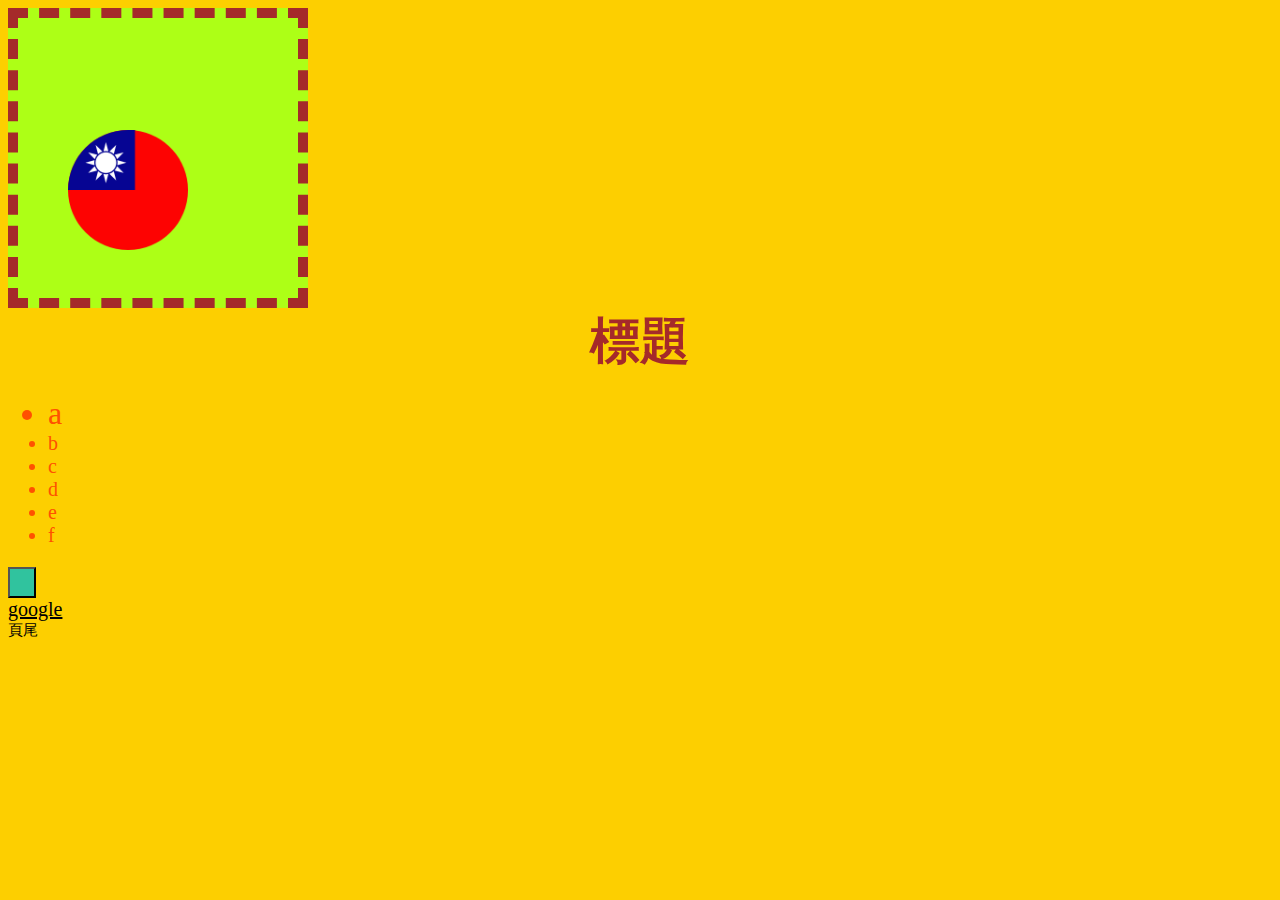
<file: 0324/index.html>
<!DOCTYPE html>
<html lang="en">
<head>
    <meta charset="UTF-8">
    <meta name="viewport" content="width=device-width, initial-scale=1.0">
    <title>test</title>
    <link rel="stylesheet" href="css/style.css">
    <link rel="stylesheet" href="scss/style.css">
    <style>
        header{
            color: rgb(255, 81, 0);
        }
    </style>
</head>
<body>
    <div>
        <header class="wrapper">
            <div id="logo">
                <a href="https://google.com" target="_blank"><img src="img/logo.png" alt="taiwan"></a>
            </div>
            <h1 class="title">標題</h1>
            <nav>
                <ul>
                    <li style="font-size: 2rem;">a</li>
                    <li>b</li>
                    <li>c</li>
                    <li>d</li>
                    <li>e</li>
                    <li>f</li>
                </ul>
            </nav>
        </header>
        <div>
            <input type="button" class="btn">
            <section>
                <a href="https://google.com" target="_blank">google</a>
            </section>

        </div>
        <footer>
            頁尾
        </footer>
    </div>
</body>
</html>
</file>
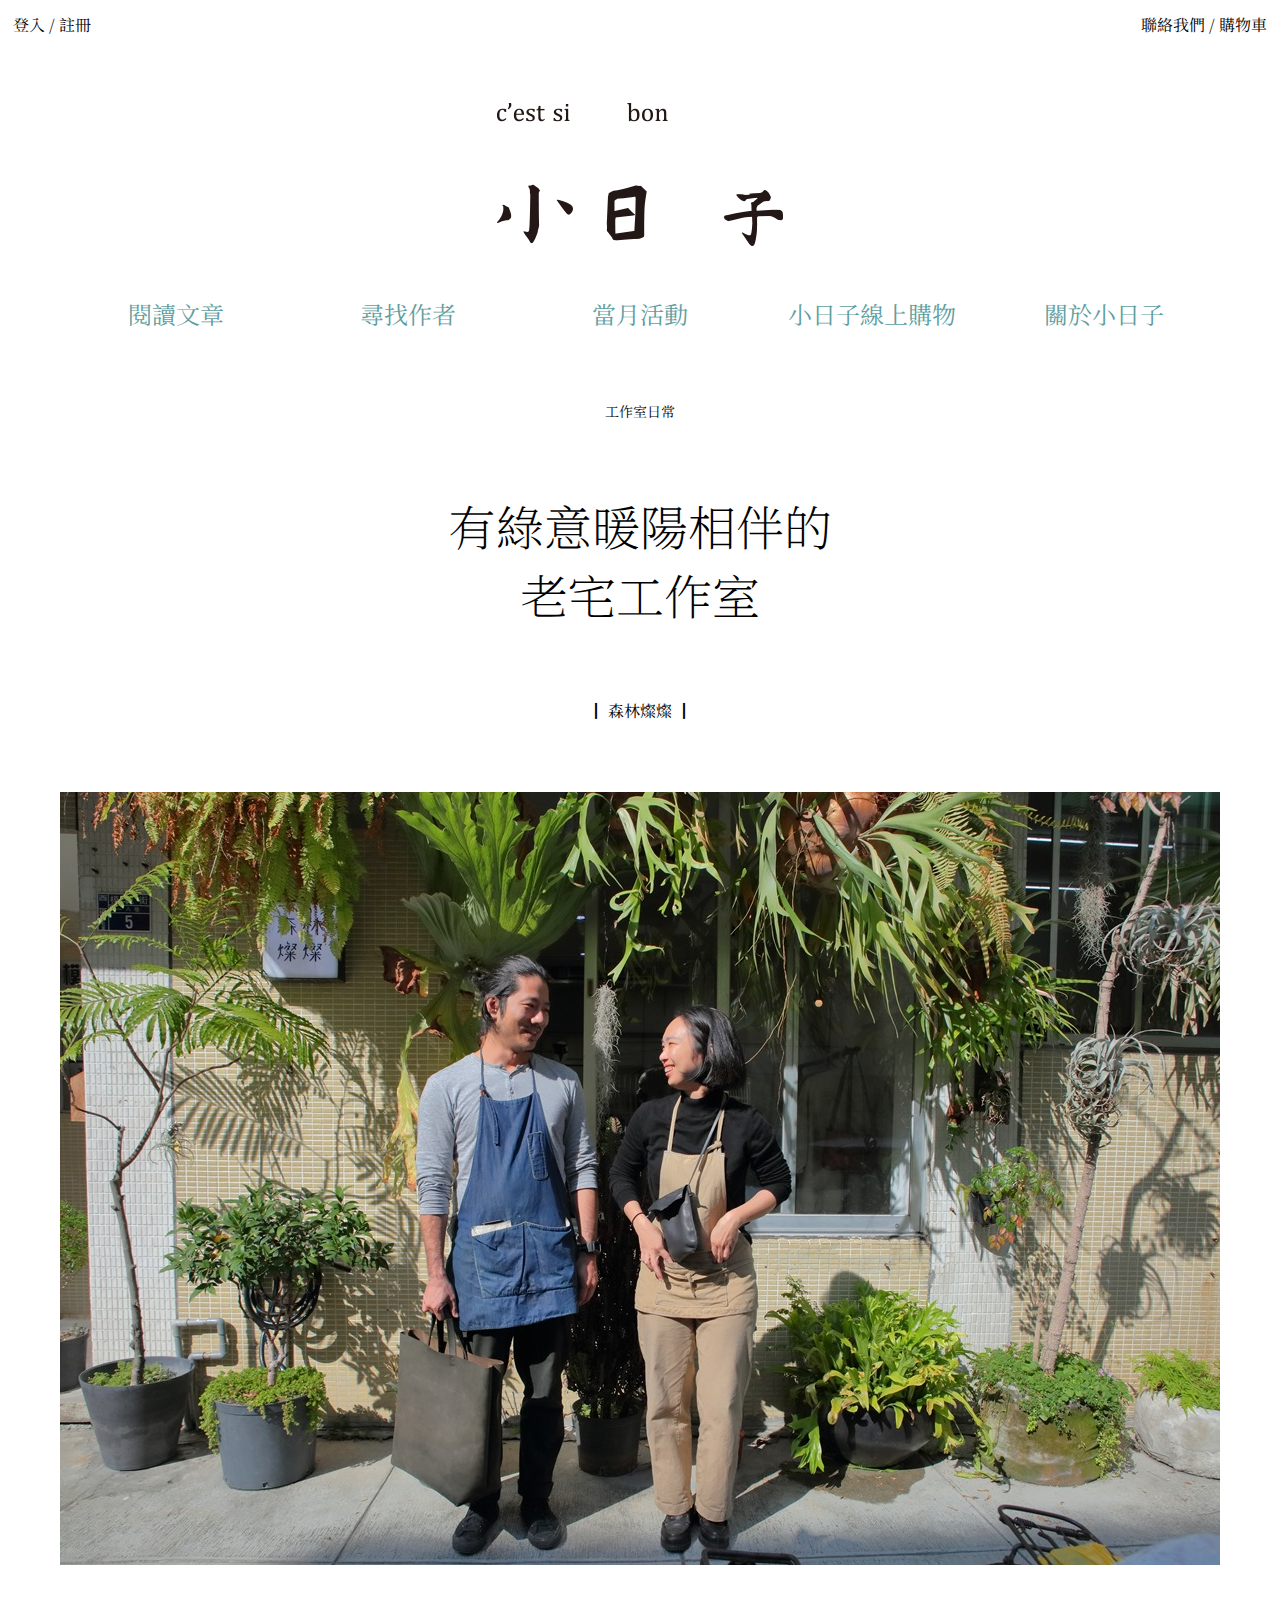
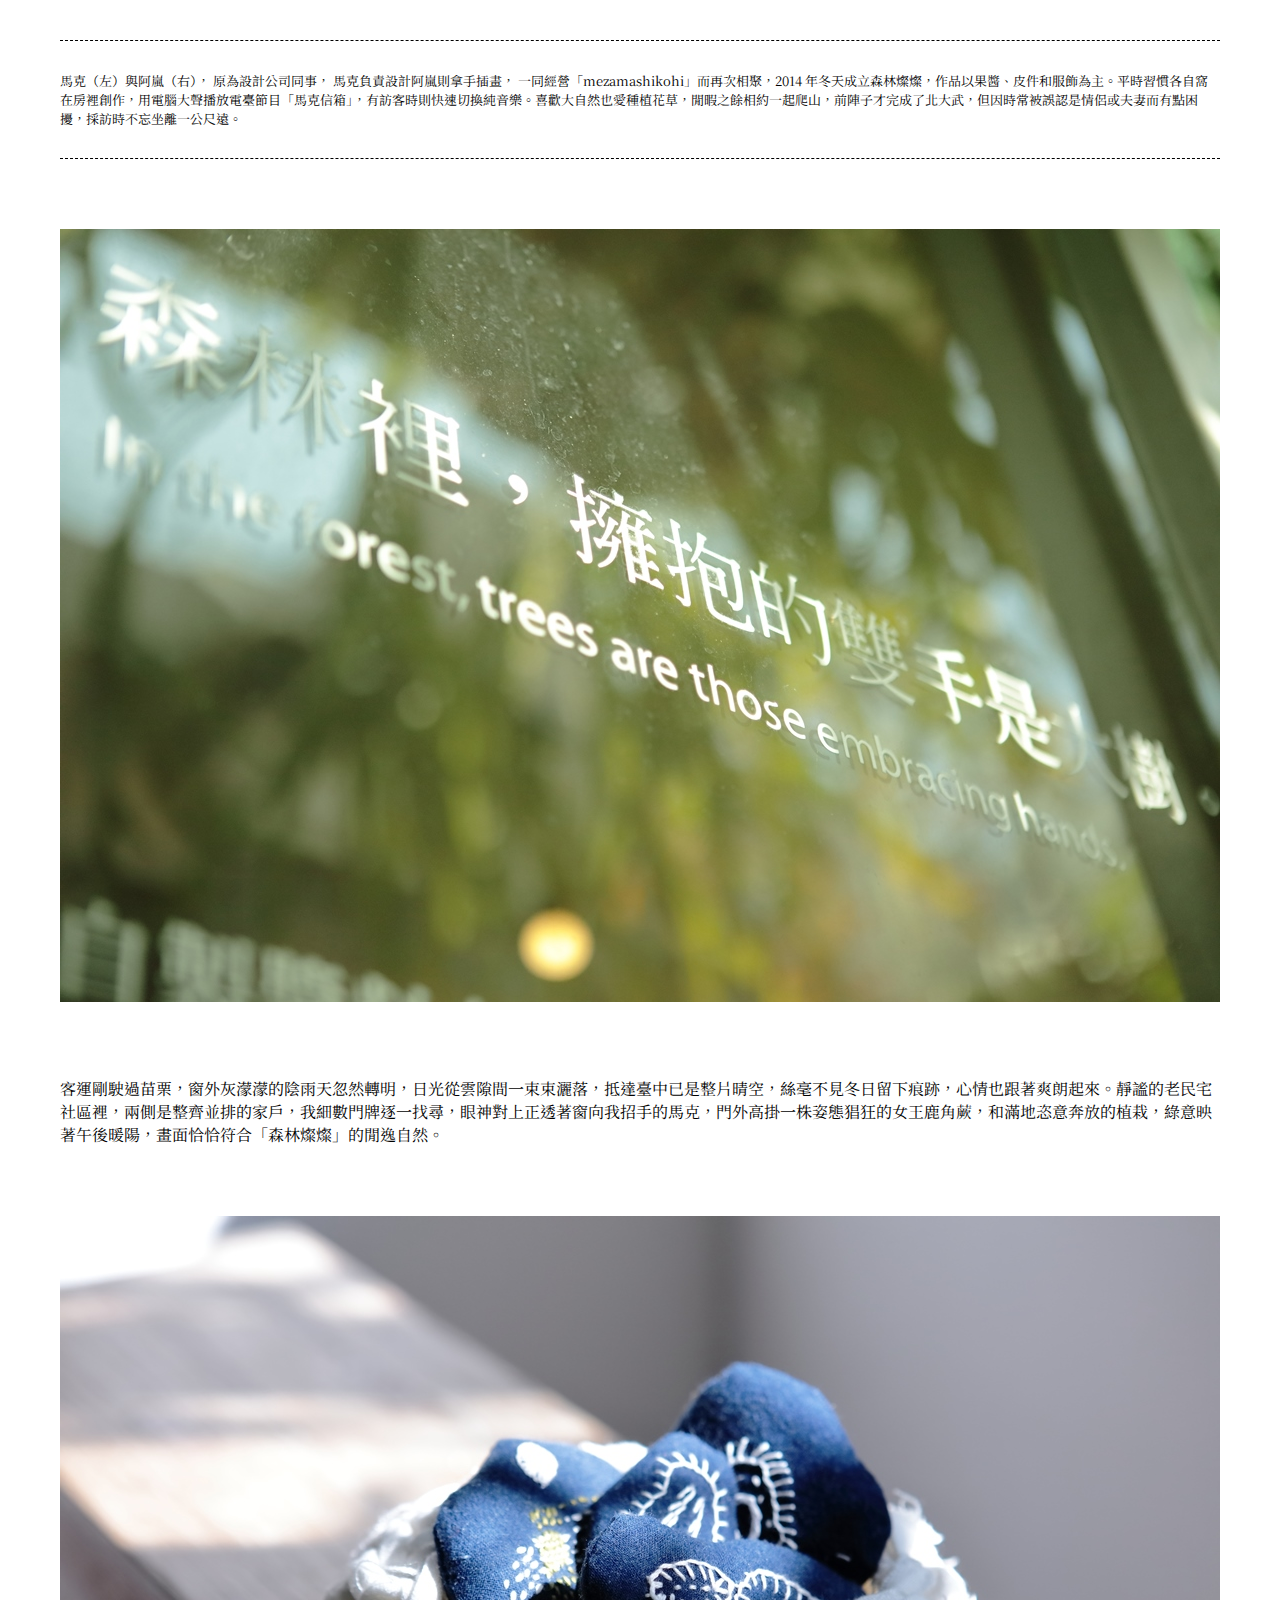
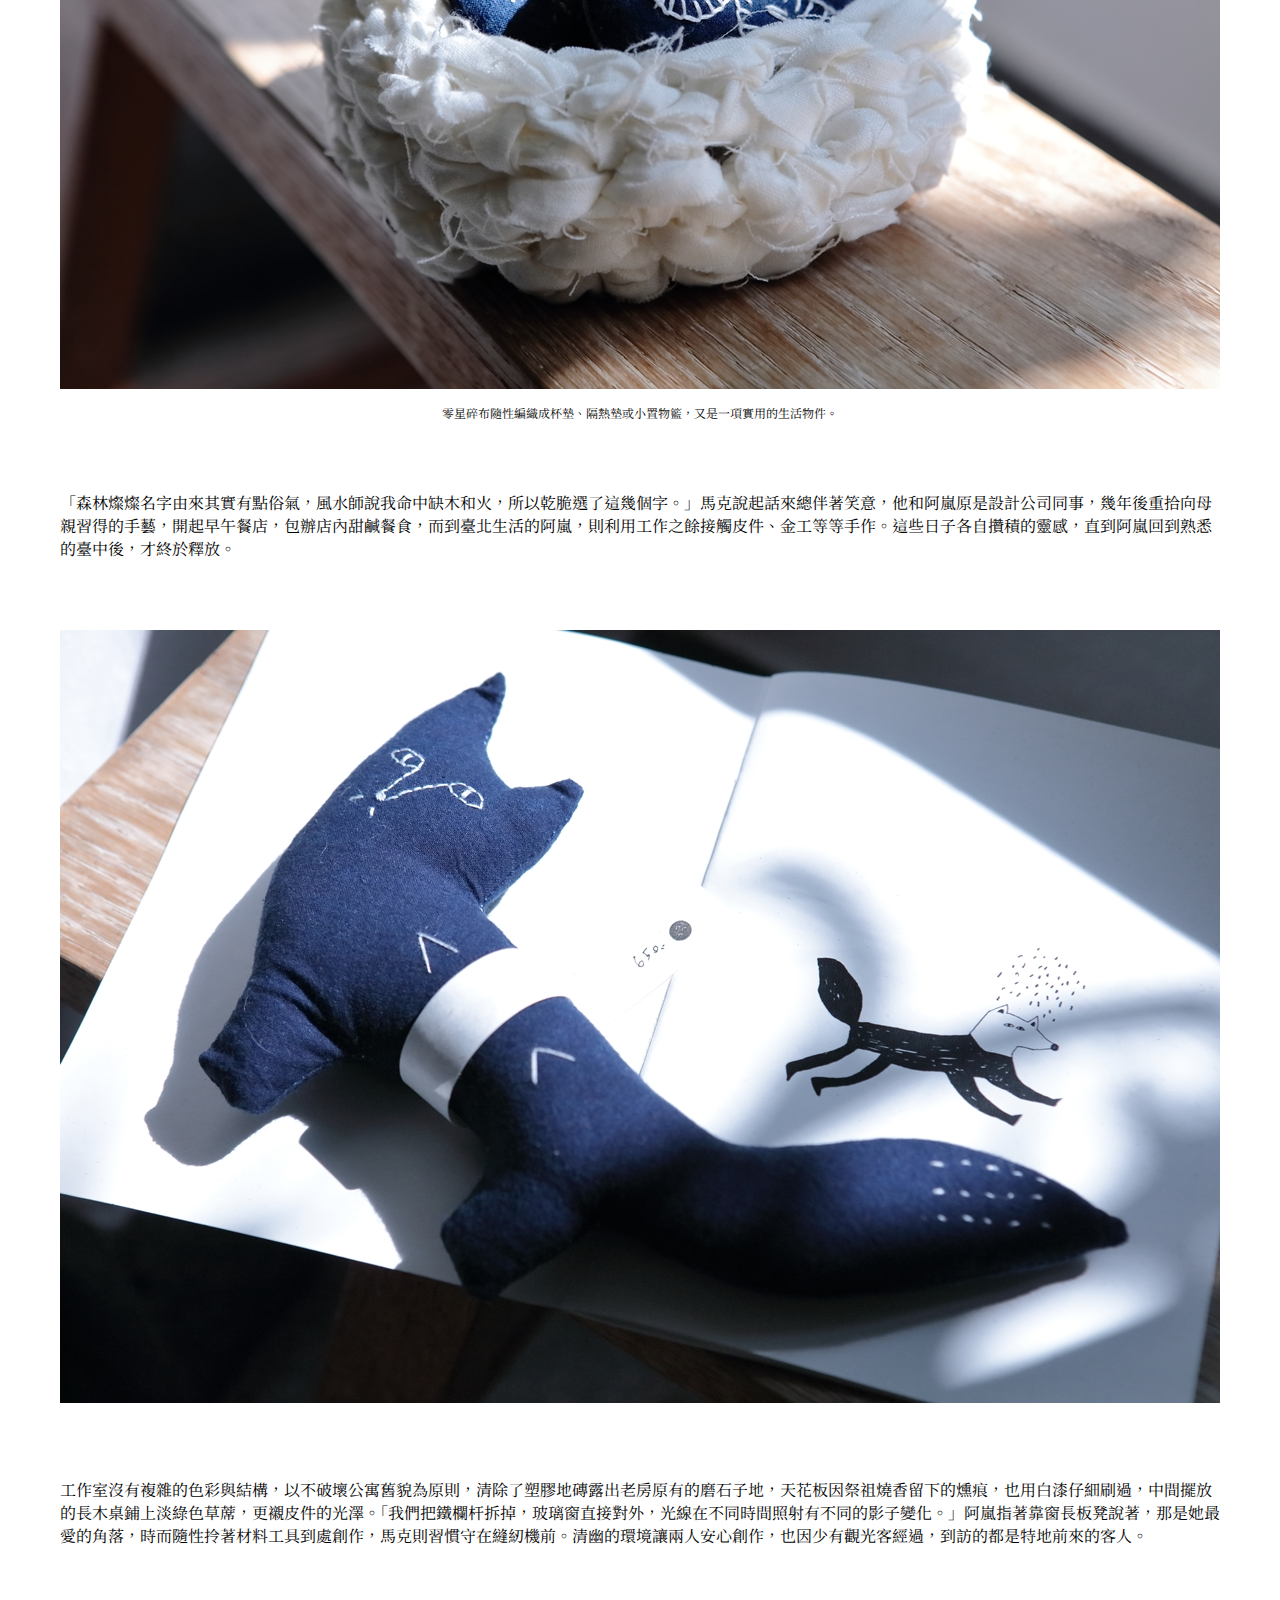
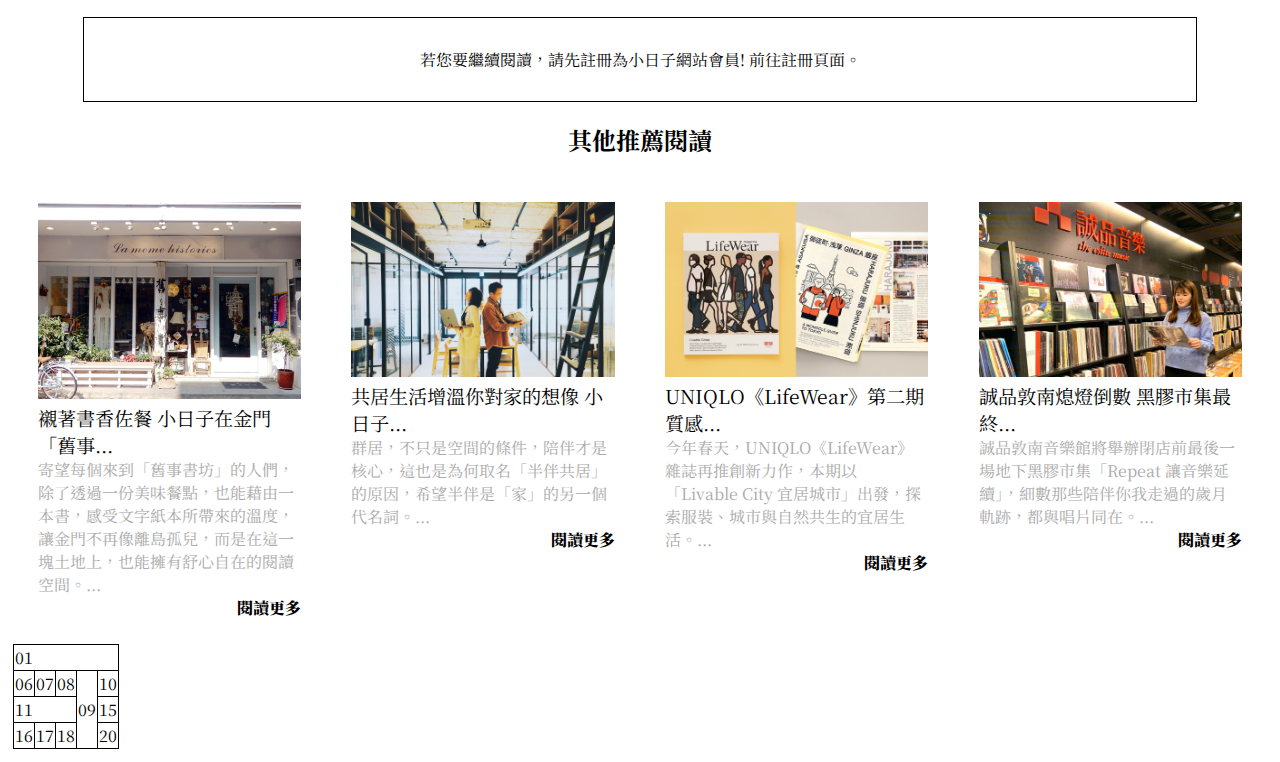
<file: 0326/index.html>
<!DOCTYPE html>
<html lang="en">
<head>
    <meta charset="UTF-8">
    <meta name="viewport" content="width=device-width, initial-scale=1.0">
    <title>0326</title>
    <link href="https://fonts.googleapis.com/css?family=Noto+Serif+TC&display=swap" rel="stylesheet">
    <link rel="stylesheet" href="css/style.css">
</head>
<body>
    <div class="top_bar">
        <div class="left">
            <a href="#">登入</a> / <a href="#">註冊</a>
        </div>
        <div class="right">
            <a href="#">聯絡我們</a> / <a href="#">購物車</a>
        </div>
    </div>
    <div class="content">
        <h1 class="logo">
            <img src="img/logo.png" alt="小日子">
        </h1>
        <nav>
            <ul>
                <li><a href="#">閱讀文章</a></li>
                <li><a href="#">尋找作者</a></li>
                <li><a href="#">當月活動</a></li>
                <li><a href="#">小日子線上購物</a></li>
                <li><a href="#">關於小日子</a></li>
            </ul>
        </nav>
        <div style="clear:both"></div>
        <p class="small-title title"><strong>工作室日常</strong></p>
        <h1 class="title">有綠意暖陽相伴的<br>老宅工作室</h1>
        <p  class="title"><strong>┃ 森林燦燦 ┃</strong></p>
        <div class="img-div"><img src="img/1.jpg"></div>
        <div class="block-line block"><p>馬克（左）與阿嵐（右）， 原為設計公司同事， 馬克負責設計阿嵐則拿手插畫， 一同經營「mezamashikohi」而再次相聚，2014 年冬天成立森林燦燦，作品以果醬、皮件和服飾為主。平時習慣各自窩在房裡創作，用電腦大聲播放電臺節目「馬克信箱」，有訪客時則快速切換純音樂。喜歡大自然也愛種植花草，閒暇之餘相約一起爬山，前陣子才完成了北大武，但因時常被誤認是情侶或夫妻而有點困擾，採訪時不忘坐離一公尺遠。</p></div>
        <div  class="img-div"><img src="img/2.jpg"></div>
        <div class="block"><p>客運剛駛過苗栗，窗外灰濛濛的陰雨天忽然轉明，日光從雲隙間一束束灑落，抵達臺中已是整片晴空，絲毫不見冬日留下痕跡，心情也跟著爽朗起來。靜謐的老民宅社區裡，兩側是整齊並排的家戶，我細數門牌逐一找尋，眼神對上正透著窗向我招手的馬克，門外高掛一株姿態猖狂的女王鹿角蕨，和滿地恣意奔放的植栽，綠意映著午後暖陽，畫面恰恰符合「森林燦燦」的閒逸自然。</p></div>
        <div  class="img-div"><img src="img/3.jpg"><p class="mark">零星碎布隨性編織成杯墊、隔熱墊或小置物籃，又是一項實用的生活物件。</p></div>
        <div class="block"><p>「森林燦燦名字由來其實有點俗氣，風水師說我命中缺木和火，所以乾脆選了這幾個字。」馬克說起話來總伴著笑意，他和阿嵐原是設計公司同事，幾年後重拾向母親習得的手藝，開起早午餐店，包辦店內甜鹹餐食，而到臺北生活的阿嵐，則利用工作之餘接觸皮件、金工等等手作。這些日子各自攢積的靈感，直到阿嵐回到熟悉的臺中後，才終於釋放。</p></div>
        <div  class="img-div"><img src="img/4.jpg"></div>
        <div class="block"><p>工作室沒有複雜的色彩與結構，以不破壞公寓舊貌為原則，清除了塑膠地磚露出老房原有的磨石子地，天花板因祭祖燒香留下的燻痕，也用白漆仔細刷過，中間擺放的長木桌鋪上淡綠色草蓆，更襯皮件的光澤。「我們把鐵欄杆拆掉，玻璃窗直接對外，光線在不同時間照射有不同的影子變化。」阿嵐指著靠窗長板凳說著，那是她最愛的角落，時而隨性拎著材料工具到處創作，馬克則習慣守在縫紉機前。清幽的環境讓兩人安心創作，也因少有觀光客經過，到訪的都是特地前來的客人。</p></div>
        <div class="bottom-text"><p>若您要繼續閱讀，請先註冊為小日子網站會員! 前往註冊頁面。</p></div>
    </div> 
    <div class="other">
        <h2 class="">其他推薦閱讀</h1>
        <div class="box-col4">
            <div class="box_img"><img src="img/box1.jpg"></div>
            <div class="box_title">襯著書香佐餐 小日子在金門「舊事...</div>
            <div class="box_text">寄望每個來到「舊事書坊」的人們，除了透過一份美味餐點，也能藉由一本書，感受文字紙本所帶來的溫度，讓金門不再像離島孤兒，而是在這一塊土地上，也能擁有舒心自在的閱讀空間。...</div>
            <div class="box_more">閱讀更多</div>
        </div>
        <div class="box-col4">
            <div class="box_img"><img src="img/box2.jpg"></div>
            <div class="box_title">共居生活增溫你對家的想像 小日子...</div>
            <div class="box_text">群居，不只是空間的條件，陪伴才是核心，這也是為何取名「半伴共居」的原因，希望半伴是「家」的另一個代名詞。...</div>
            <div class="box_more">閱讀更多</div>
        </div>
        <div class="box-col4">
            <div class="box_img"><img src="img/box3.jpg"></div>
            <div class="box_title">UNIQLO《LifeWear》第二期質感...</div>
            <div class="box_text">今年春天，UNIQLO《LifeWear》雜誌再推創新力作，本期以「Livable City 宜居城市」出發，探索服裝、城市與自然共生的宜居生活。...</div>
            <div class="box_more">閱讀更多</div>
        </div>
        <div class="box-col4">
            <div class="box_img"><img src="img/box4.jpg"></div>
            <div class="box_title">誠品敦南熄燈倒數 黑膠市集最終...</div>
            <div class="box_text">誠品敦南音樂館將舉辦閉店前最後一場地下黑膠市集「Repeat 讓音樂延續」，細數那些陪伴你我走過的歲月軌跡，都與唱片同在。...</div>
            <div class="box_more">閱讀更多</div>
        </div>
    </div>
    <div style="clear:both"></div>
    <div class="tabl">
        <table>
            <tr>
                <td colspan="5">01</td>
            </tr>
            <tr>
                <td>06</td>
                <td>07</td>
                <td>08</td>
                <td rowspan="3">09</td>
                <td>10</td>
            </tr>
            <tr>
                <td colspan="3">11</td>
                <td>15</td>
            </tr>
            <tr>
                <td>16</td>
                <td>17</td>
                <td>18</td>
                <td>20</td>
            </tr>
        </table>
    </div>   
</body>
</html>
</file>
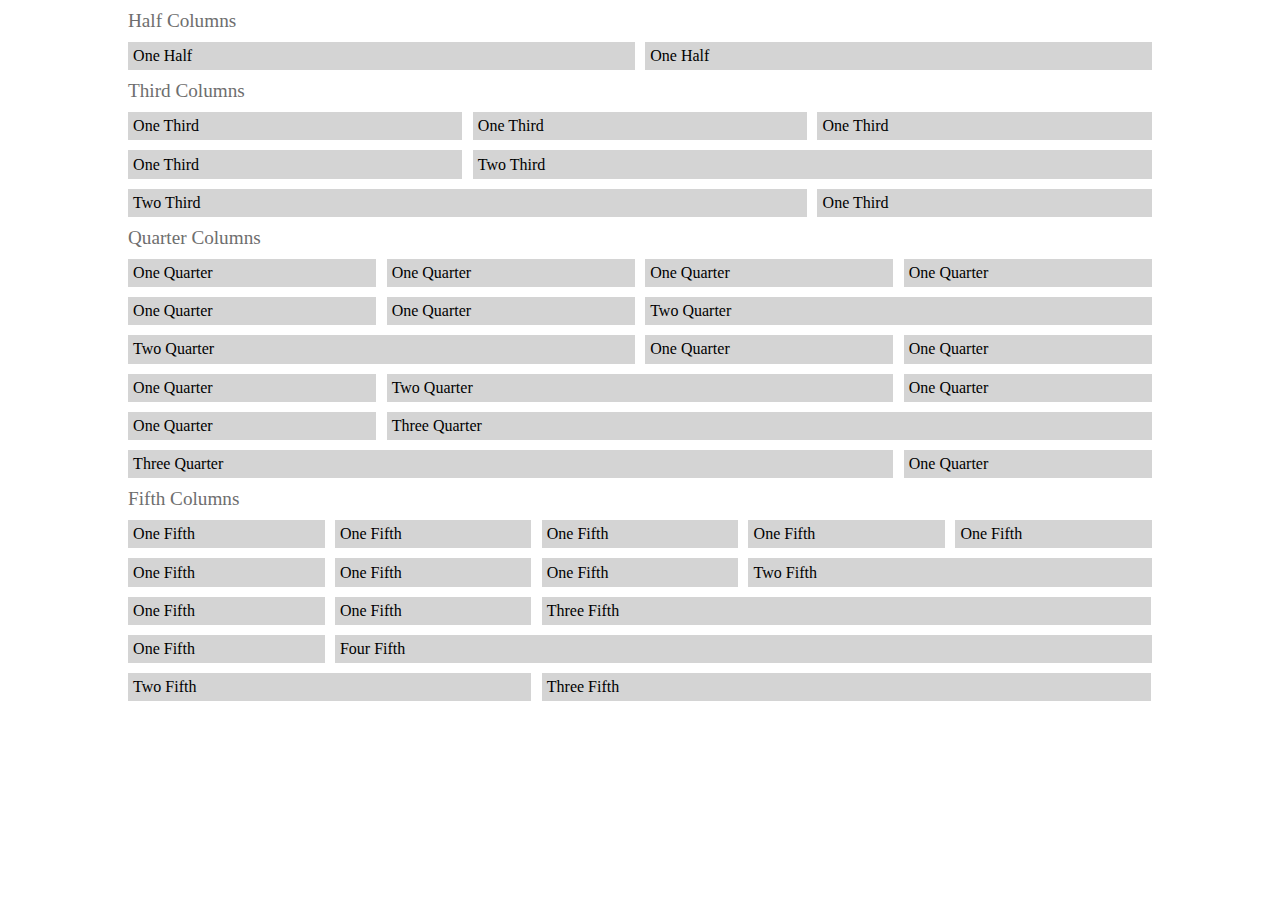
<file: 0326homwork/index.html>
<!DOCTYPE html>
<html lang="en">

<head>
    <meta charset="UTF-8">
    <meta name="viewport" content="width=device-width, initial-scale=1.0">
    <title>Document</title>
    <style>
        body{
            margin: 0;
            padding: 0;
        }
        .container{
            width: 80%;
            margin: auto;
            text-align: center;
        }
        .block>div{
            text-align: left;
            margin: 10px 0;
        }
        .title{
            font-size: 1.2rem;
            text-align: left;
            color: rgb(110, 110, 110);

        }
        div>.box:first-child{
            margin-left: 0;
        }
        .box{
            background:#d4d4d4;
            color: #000;
            margin-left: 1%;
            float: left;
            padding: 0.5%;
            box-sizing: border-box;
        }
        .width20{
            width: 19.2%;
        }
        .width25{
            width: 24.25%;
        }
        .width33{
            width: 32.666%;
        }
        .width40{
            width: 39.4%;
        }
        .width50{
            width: 49.5%;
        }
        .width60{
            width: 59.5%;
        }
        .width66{
            width: 66.333%;
        }
        .width75{
            width: 74.75%;
        }
        .width80{
            width: 79.8%;
        }
        .clear{
            clear: both;
        }

    </style>
</head>

<body>
    <div class="container">
        <div class="block">
            <div class="title">Half Columns</div>
            <div>
                <div class="box width50">One Half </div>
                <div class="box width50">One Half </div>
                <div class="clear"></div>
            </div>
        </div>
        <div class="block">
            <div class="title">Third Columns</div>
            <div>
                <div class="box width33">One Third </div>
                <div class="box width33">One Third </div>
                <div class="box width33">One Third </div>
                <div class="clear"></div>
            </div>
            <div>
                <div class="box width33">One Third </div>
                <div class="box width66">Two Third </div>
                <div class="clear"></div>
            </div>
            <div>
                <div class="box width66">Two Third </div>
                <div class="box width33">One Third </div>
                <div class="clear"></div>
            </div>
        </div>
        <div class="block">
            <div class="title">Quarter Columns</div>
            <div>
                <div class="box width25">One Quarter</div>
                <div class="box width25">One Quarter</div>
                <div class="box width25">One Quarter</div>
                <div class="box width25">One Quarter</div>
                <div class="clear"></div>
            </div>
            <div>
                <div class="box width25">One Quarter</div>
                <div class="box width25">One Quarter</div>
                <div class="box width50">Two Quarter</div>
                <div class="clear"></div>
            </div>
            <div>
                <div class="box width50">Two Quarter</div>
                <div class="box width25">One Quarter</div>
                <div class="box width25">One Quarter</div>
                <div class="clear"></div>
            </div>
            <div>
                <div class="box width25">One Quarter</div>
                <div class="box width50">Two Quarter</div>
                <div class="box width25">One Quarter</div>
                <div class="clear"></div>
            </div>
            <div>
                <div class="box width25">One Quarter</div>
                <div class="box width75">Three Quarter</div>
                <div class="clear"></div>
            </div>
            <div>
                <div class="box width75">Three Quarter</div>
                <div class="box width25">One Quarter</div>
                <div class="clear"></div>
            </div>
        </div>
        <div class="block">
            <div class="title">Fifth Columns</div>
            <div>
                <div class="box width20">One Fifth</div>
                <div class="box width20">One Fifth</div>
                <div class="box width20">One Fifth</div>
                <div class="box width20">One Fifth</div>
                <div class="box width20">One Fifth</div>
                <div class="clear"></div>
            </div>
            <div>
                <div class="box width20">One Fifth</div>
                <div class="box width20">One Fifth</div>
                <div class="box width20">One Fifth</div>
                <div class="box width40">Two Fifth</div>
                <div class="clear"></div>
            </div>
            <div>
                <div class="box width20">One Fifth</div>
                <div class="box width20">One Fifth</div>
                <div class="box width60">Three Fifth</div>
                <div class="clear"></div>
            </div>
            <div>
                <div class="box width20">One Fifth</div>
                <div class="box width80">Four Fifth</div>
                <div class="clear"></div>
            </div>
            <div>
                <div class="box width40">Two Fifth</div>
                <div class="box width60">Three Fifth</div>
                <div class="clear"></div>
            </div>
        </div>
    </div>
    </div>


</body>

</html>
</file>
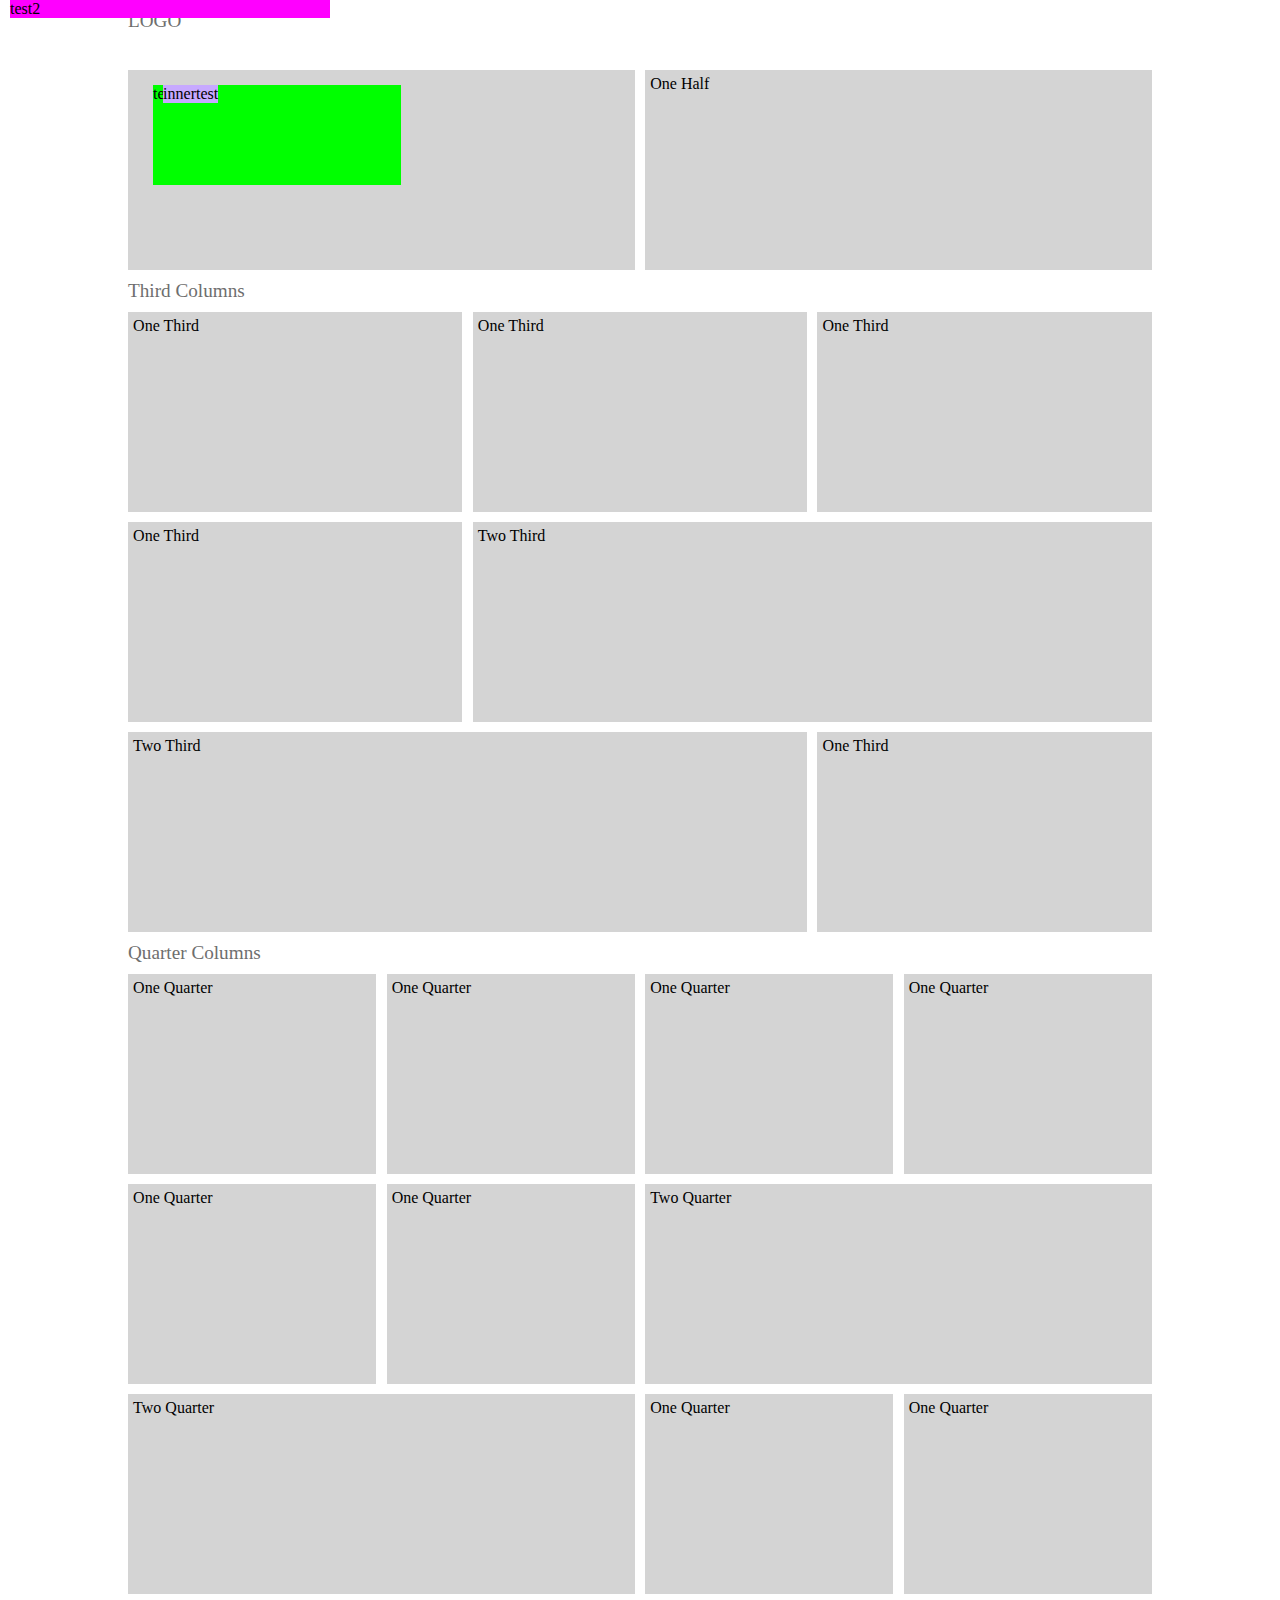
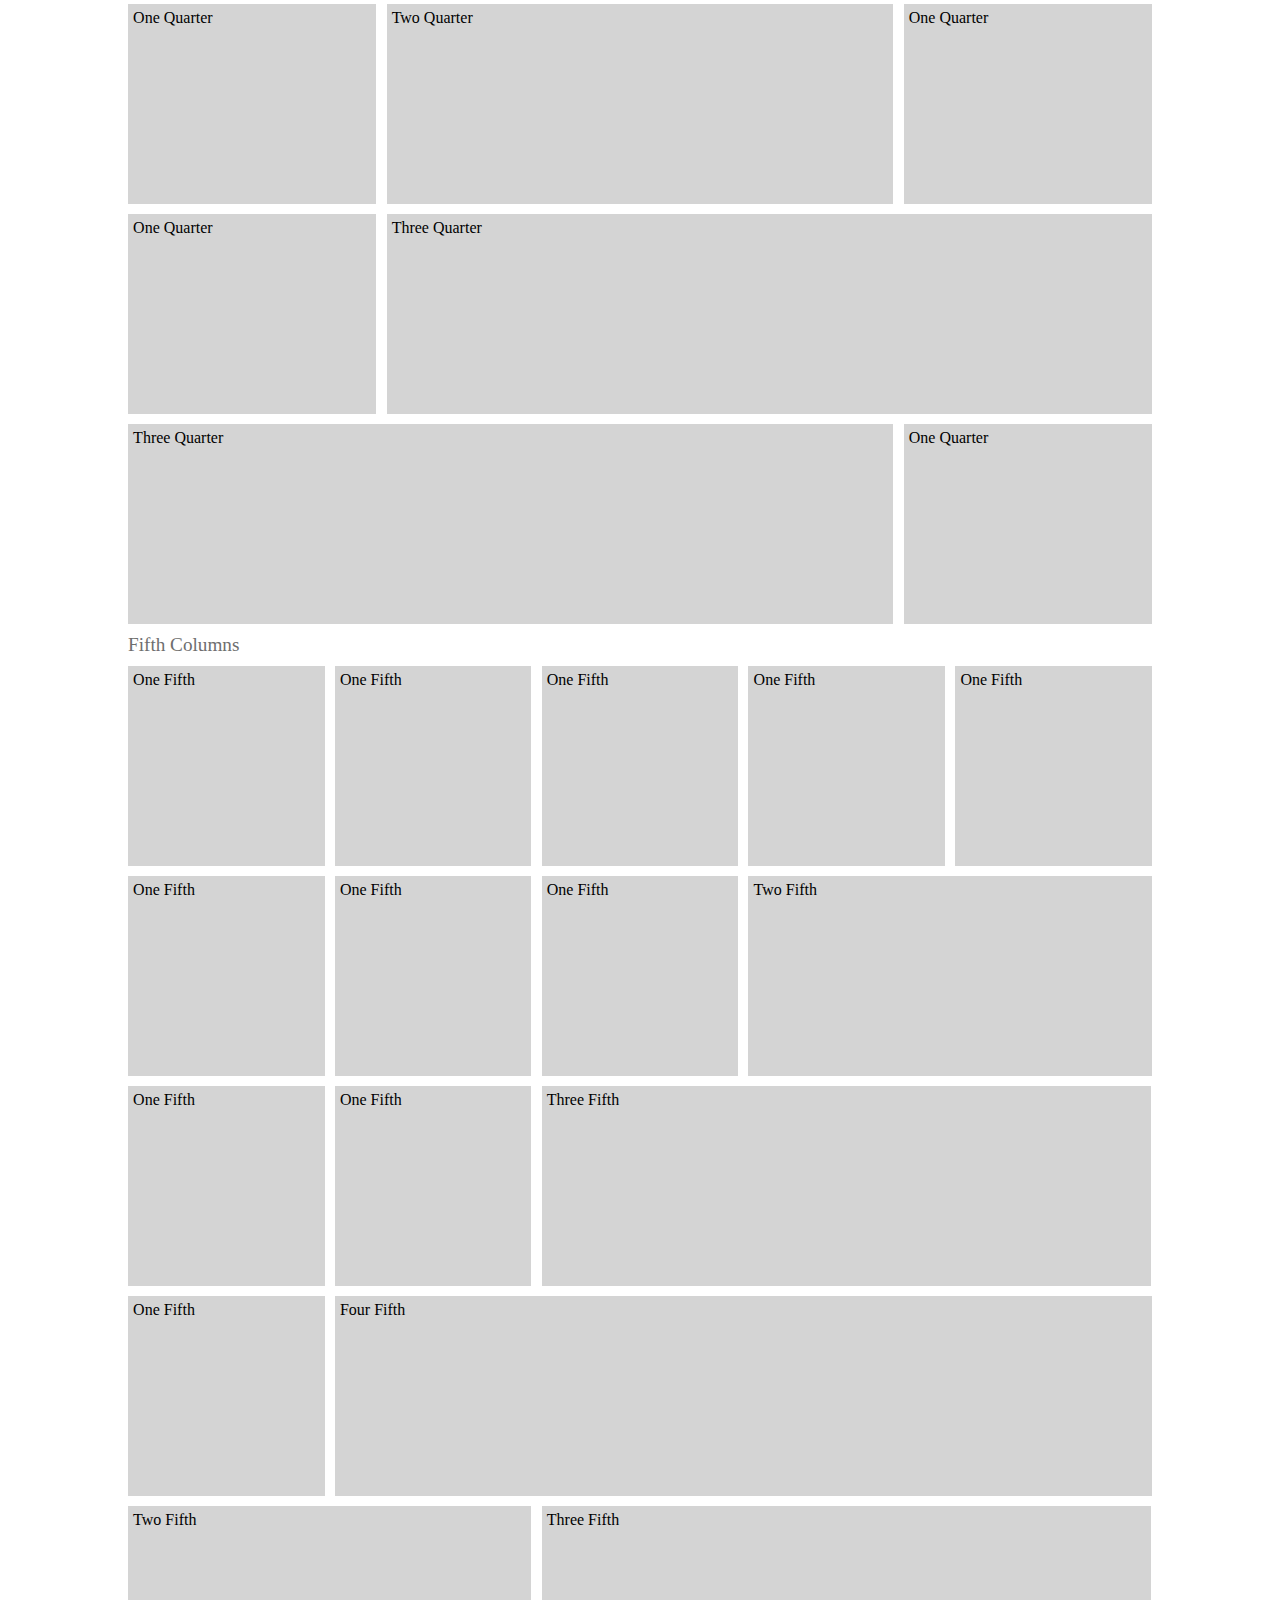
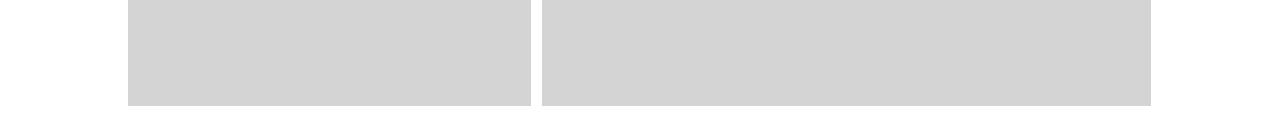
<file: 0331/index.html>
<!DOCTYPE html>
<html lang="en">

<head>
    <meta charset="UTF-8">
    <meta name="viewport" content="width=device-width, initial-scale=1.0">
    <title>Document</title>
    <link rel="stylesheet" href="style.css">
</head>

<body>
    
    <div class="container">
        <div class="block">
            <div class="title logo">LOGO</div>
            <div>
                <div class="box width50">
                    <div class="test1">test1
                        <div class="innertest">innertest</div>
                    </div>
                    <div class="test2">test2</div>
                </div>
                <div class="box width50">One Half </div>
                <div class="clear"></div>
            </div>
        </div>
        <div class="block">
            <div class="title">Third Columns</div>
            <div>
                <div class="box width33">One Third </div>
                <div class="box width33">One Third </div>
                <div class="box width33">One Third </div>
                <div class="clear"></div>
            </div>
            <div>
                <div class="box width33">One Third </div>
                <div class="box width66">Two Third </div>
                <div class="clear"></div>
            </div>
            <div>
                <div class="box width66">Two Third </div>
                <div class="box width33">One Third </div>
                <div class="clear"></div>
            </div>
        </div>
        <div class="block">
            <div class="title">Quarter Columns</div>
            <div>
                <div class="box width25">One Quarter</div>
                <div class="box width25">One Quarter</div>
                <div class="box width25">One Quarter</div>
                <div class="box width25">One Quarter</div>
                <div class="clear"></div>
            </div>
            <div>
                <div class="box width25">One Quarter</div>
                <div class="box width25">One Quarter</div>
                <div class="box width50">Two Quarter</div>
                <div class="clear"></div>
            </div>
            <div>
                <div class="box width50">Two Quarter</div>
                <div class="box width25">One Quarter</div>
                <div class="box width25">One Quarter</div>
                <div class="clear"></div>
            </div>
            <div>
                <div class="box width25">One Quarter</div>
                <div class="box width50">Two Quarter</div>
                <div class="box width25">One Quarter</div>
                <div class="clear"></div>
            </div>
            <div>
                <div class="box width25">One Quarter</div>
                <div class="box width75">Three Quarter</div>
                <div class="clear"></div>
            </div>
            <div>
                <div class="box width75">Three Quarter</div>
                <div class="box width25">One Quarter</div>
                <div class="clear"></div>
            </div>
        </div>
        <div class="block">
            <div class="title">Fifth Columns</div>
            <div>
                <div class="box width20">One Fifth</div>
                <div class="box width20">One Fifth</div>
                <div class="box width20">One Fifth</div>
                <div class="box width20">One Fifth</div>
                <div class="box width20">One Fifth</div>
                <div class="clear"></div>
            </div>
            <div>
                <div class="box width20">One Fifth</div>
                <div class="box width20">One Fifth</div>
                <div class="box width20">One Fifth</div>
                <div class="box width40">Two Fifth</div>
                <div class="clear"></div>
            </div>
            <div>
                <div class="box width20">One Fifth</div>
                <div class="box width20">One Fifth</div>
                <div class="box width60">Three Fifth</div>
                <div class="clear"></div>
            </div>
            <div>
                <div class="box width20">One Fifth</div>
                <div class="box width80">Four Fifth</div>
                <div class="clear"></div>
            </div>
            <div>
                <div class="box width40">Two Fifth</div>
                <div class="box width60">Three Fifth</div>
                <div class="clear"></div>
            </div>
        </div>
    </div>
    </div>


</body>

</html>
</file>
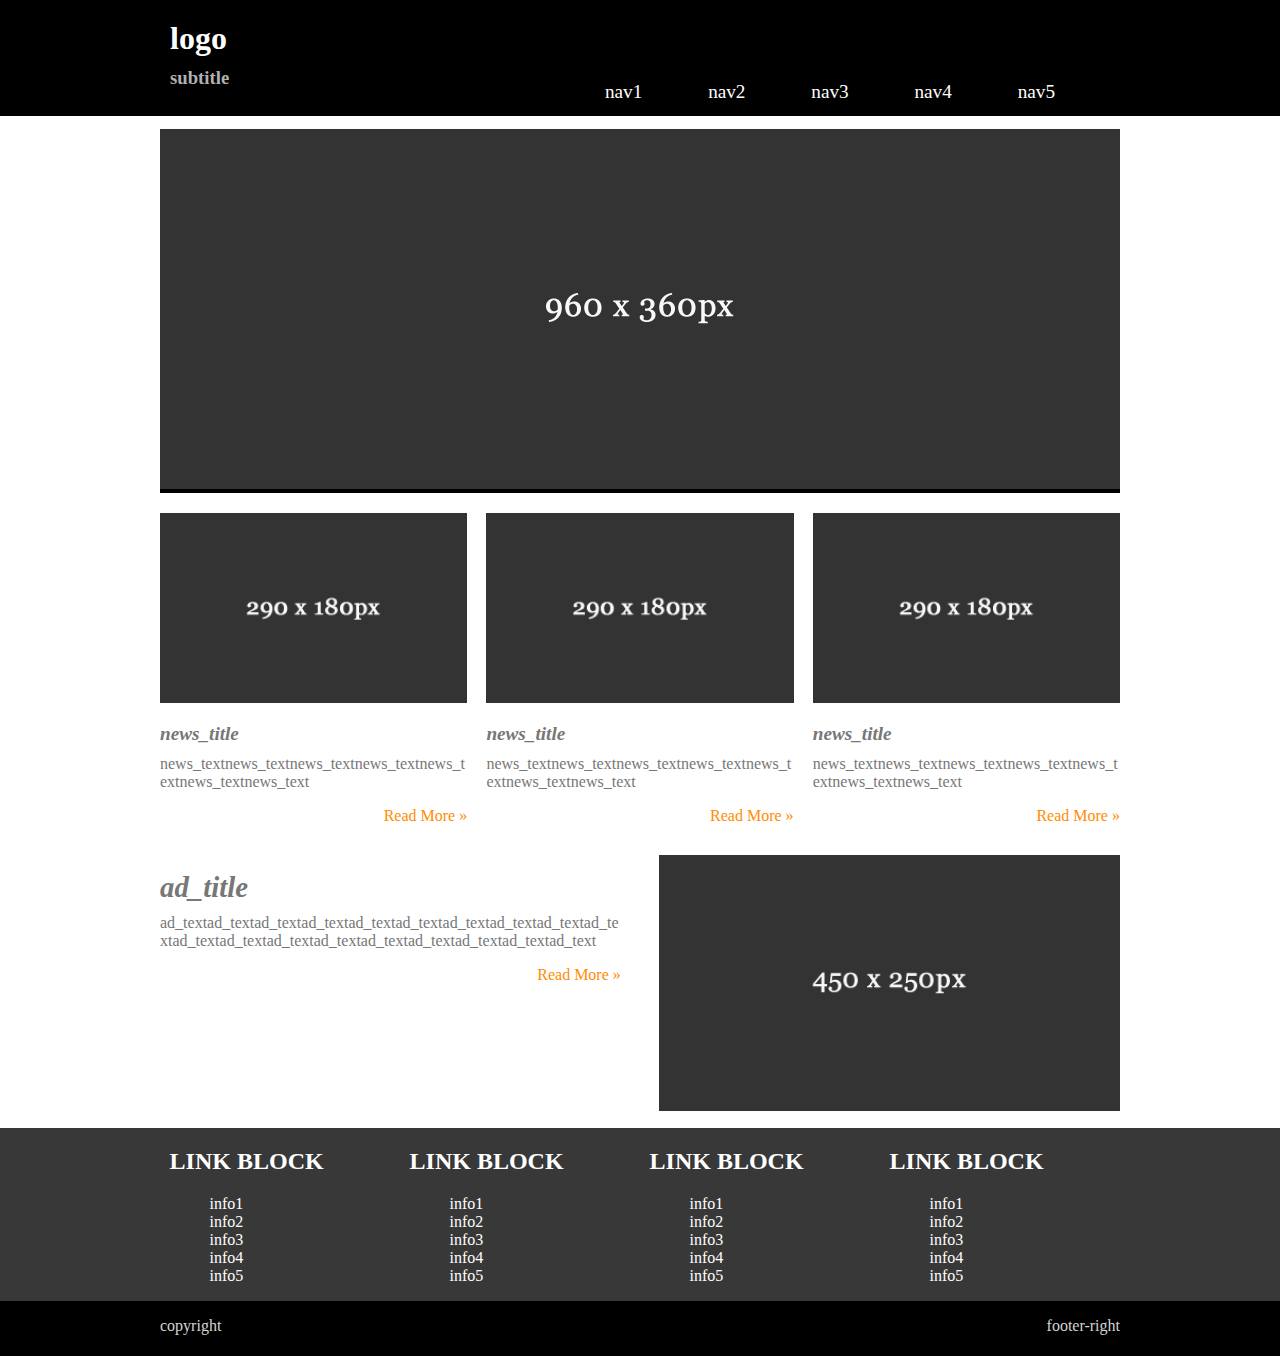
<file: 0331/training/index.html>
<!DOCTYPE html>
<html lang="en">

<head>
    <meta charset="UTF-8">
    <meta name="viewport" content="width=device-width, initial-scale=1.0">
    <title>Document</title>
    <link rel="stylesheet" href="style.css">
</head>

<body>
    <div class="wrapper topbar">
        <header class="clear">
            <div id="logo">
                <h1><a href="#">logo</a></h1>
                <h3>subtitle</h3>
            </div>
            <nav id="menu">
                <ul>
                    <li><a href="#">nav1</a></li>
                    <li><a href="#">nav2</a></li>
                    <li><a href="#">nav3</a></li>
                    <li><a href="#">nav4</a></li>
                    <li><a href="#">nav5</a></li>
                </ul>
            </nav>
        </header>
    </div>
    <div class="wrapper">
        <div class="container clear">
            <div id="slider"><img src="img/960x360.gif"></div>
            <div class="clear"></div>
            <div id="news">
                <article>
                    <div class="news_img"><img src="img/290x180.gif"></div>
                    <dl>
                        <dt>
                            <h4 class="news_title">news_title</h4>
                        </dt>
                        <dd>news_textnews_textnews_textnews_textnews_textnews_textnews_text</dd>
                    </dl>
                    <div class="read_more"><a href="#">Read More »</a></div>
                </article>
                <article>
                    <div class="news_img"><img src="img/290x180.gif"></div>
                    <dl>
                        <dt>
                            <h4 class="news_title">news_title</h4>
                        </dt>
                        <dd>news_textnews_textnews_textnews_textnews_textnews_textnews_text</dd>
                    </dl>
                    <div class="read_more"><a href="#">Read More »</a></div>
                </article>
                <article>
                    <div class="news_img"><img src="img/290x180.gif"></div>
                    <dl>
                        <dt>
                            <h4 class="news_title">news_title</h4>
                        </dt>
                        <dd>news_textnews_textnews_textnews_textnews_textnews_textnews_text</dd>
                    </dl>
                    <div class="read_more"><a href="#">Read More »</a></div>
                </article>
            </div>
            <div class="clear"></div>
            <div class="box clear">
                <div id="box_left">
                    <dl>
                        <dt>
                            <h2 class="box_title">ad_title</h2>
                        </dt>
                        <dd>
                            ad_textad_textad_textad_textad_textad_textad_textad_textad_textad_textad_textad_textad_textad_textad_textad_textad_textad_textad_text
                        </dd>
                    </dl>
                    <div class="read_more"><a href="">Read More »</a></div>
                </div>
                <div id="box_right">
                    <div class="box_img"><img src="img/450x250.gif"></div>
                </div>
            </div>
            <div class="clear"></div>
        </div>
    </div>
    <div class="wrapper foot">
            <div id="section">
            <section>
                <h2>LINK BLOCK</h2>
                <nav>
                    <ul>
                        <li>info1</li>
                        <li>info2</li>
                        <li>info3</li>
                        <li>info4</li>
                        <li>info5</li>
                    </ul>
                </nav>
            </section>
            <section>
                <h2>LINK BLOCK</h2>
                <nav>
                    <ul>
                        <li>info1</li>
                        <li>info2</li>
                        <li>info3</li>
                        <li>info4</li>
                        <li>info5</li>
                    </ul>
                </nav>
            </section>
            <section>
                <h2>LINK BLOCK</h2>
                <nav>
                    <ul>
                        <li>info1</li>
                        <li>info2</li>
                        <li>info3</li>
                        <li>info4</li>
                        <li>info5</li>
                    </ul>
                </nav>
            </section>
            <section>
                <h2>LINK BLOCK</h2>
                <nav>
                    <ul>
                        <li>info1</li>
                        <li>info2</li>
                        <li>info3</li>
                        <li>info4</li>
                        <li>info5</li>
                    </ul>
                </nav>
            </section>
        </div>
        <div class="clear"></div>
    </div>
    <div class="wrapper footer clear">
        <footer>
            <p id="foot_left">copyright</p>
            <p id="foot_right">footer-right</p>
        </footer>
    </div>
</body>

</html>
</file>
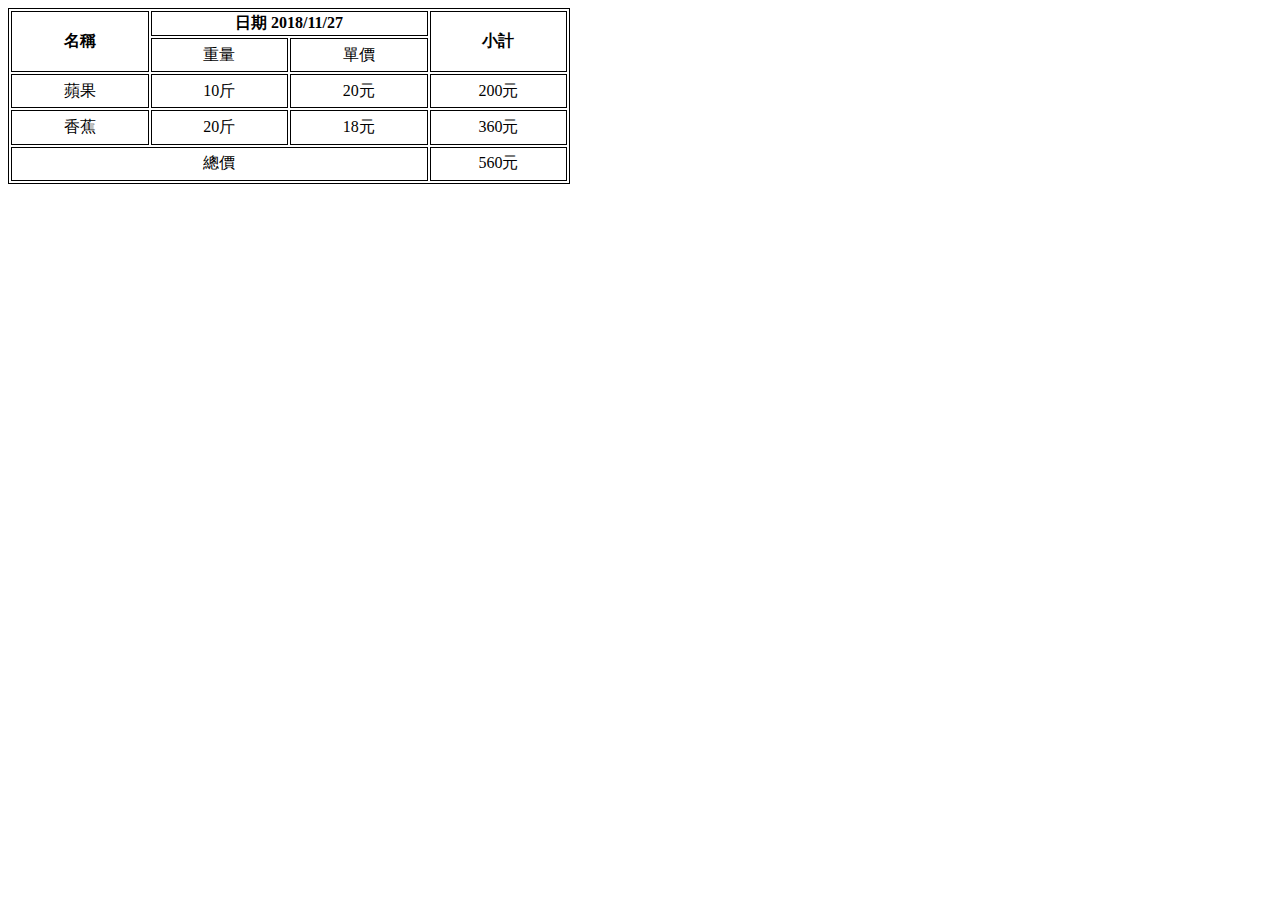
<file: 0326homwork/table.html>
<!DOCTYPE html>
<html lang="en">

<head>
    <meta charset="UTF-8">
    <meta name="viewport" content="width=device-width, initial-scale=1.0">
    <title>Document</title>
    <style>
        table,
        th,
        tr,
        td {
            border: #000 solid 1px;
            text-align: center;
        }

        td {
            width: 10%;
            padding: 1%;
        }
    </style>
</head>

<body>
    <div class="table">
        <table>
            <thead>
                <tr>
                    <th rowspan="2">名稱</th>
                    <th colspan="2">日期 2018/11/27</th>
                    <th rowspan="2">小計</th>
                </tr>
                <tr>
                    <td>重量</td>
                    <td>單價</td>
                </tr>
            </thead>
            <tbody>
                <tr>
                    <td>蘋果</td>
                    <td>10斤</td>
                    <td>20元</td>
                    <td>200元</td>
                </tr>
                <tr>
                    <td>香蕉</td>
                    <td>20斤</td>
                    <td>18元</td>
                    <td>360元</td>
                </tr>
            </tbody>
            <tfoot>
                <tr>
                    <td colspan="3">總價</td>
                    <td>560元</td>
                </tr>
            </tfoot>
        </table>
    </div>

</body>

</html>
</file>
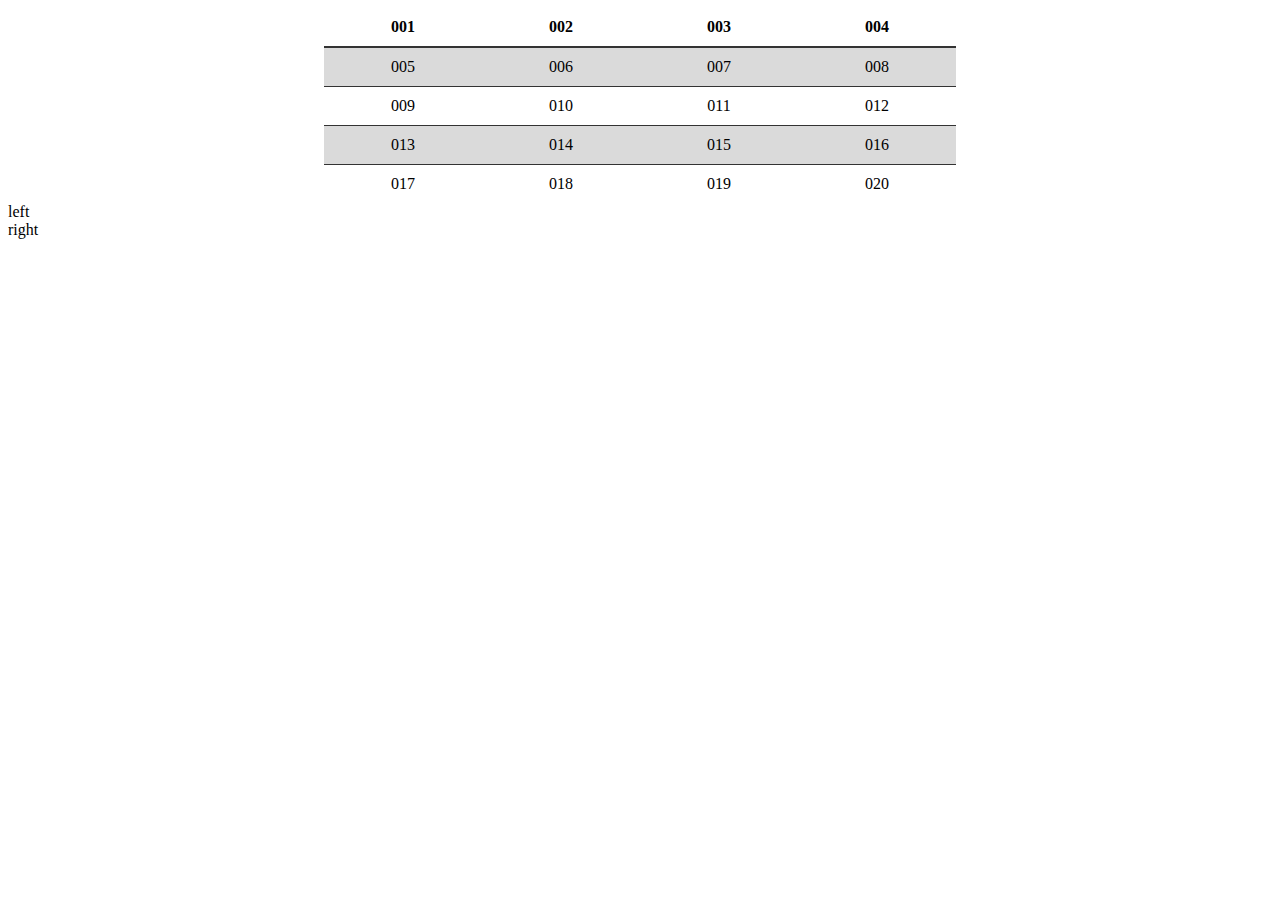
<file: 0326homwork/tabletest.html>
<!DOCTYPE html>
<html lang="en">

<head>
    <meta charset="UTF-8">
    <meta name="viewport" content="width=device-width, initial-scale=1.0">
    <title>Document</title>
    <link rel="stylesheet" href="0331.css">
</head>

<body>
    <table>
        <thead>
            <tr>
                <th>001</th>
                <th>002</th>
                <th>003</th>
                <th>004</th>
            </tr>
        </thead>
        <tbody>
            <tr>
                <td>005</td>
                <td>006</td>
                <td>007</td>
                <td>008</td>
            </tr>
            <tr>
                <td>009</td>
                <td>010</td>
                <td>011</td>
                <td>012</td>
            </tr>
            <tr>
                <td>013</td>
                <td>014</td>
                <td>015</td>
                <td>016</td>
            </tr>
        </tbody>
        <tfoot>
            <tr class="last">
                <td>017</td>
                <td>018</td>
                <td>019</td>
                <td>020</td>
            </tr>
        </tfoot>
    </table>
    <div class="wrapper">
        <div class="col_2 left">left</div>
        <div class="col_2 right">right</div>
    </div>
</body>

</html>
</file>
<file: 0324/css/style.css>
body{
    background: rgb(253, 207, 0);
    color: #000;
    font-size: 20px;
}
footer{
    font-size: 15px;
}
a{
    color: #000;
}
#logo{
    font-size: 100px;
    width: 300px;
    height: 300px;
    padding:50px;
    box-sizing: border-box;
    border: brown 10px dashed;
    background: rgb(173, 255, 22);
}
#logo img{
    width: 120px;
}
.title{
    font-size: 200px;
    font-weight: bold;
    color: brown;
    width: 50%;
    height: auto;
    text-align: center;
    margin: auto;
}
.wrapper #logo{
    font-size: 200px;
}
</file>
<file: 0324/scss/style.css>
.btn {
  -webkit-transition: all .3s ease;
  transition: all .3s ease;
}

.btn {
  padding: 6px 12px;
  background: #30c39e;
}

.btn:hover {
  background: #2baf8d;
}

.btn:active {
  background: #269a7d;
}

.wrapper .title {
  font-size: 50px;
}
/*# sourceMappingURL=style.css.map */
</file>
<file: 0326/css/style.css>
body{
    background-color: rgb(255, 255, 255);
    margin: 0;
    padding: 1%;
    font-family: "Noto Serif TC", "serif" ,"微軟正黑體", "Microsoft JhengHei", "PMingLiU", Arial, "Helvetica", Verdana Sans-serif;
}
/* 上方功能列 */
.top_bar {
    height: 50px;
    margin-bottom: 40px;
}
.top_bar .left {
     width: 300px;
     float: left; 
}
.top_bar .right {
     text-align: right;
     float: right;
}
.top_bar a{
    text-decoration:none;
    color: #000;    
}
.top_bar a:hover{
    border-bottom: darkblue solid 1px;
}
/*content*/
.logo {
    /* text-align: center; */
    width: 286px;
    height: 143px;
    margin: 0 auto;
}
nav ul {
    list-style: none;
    padding: 0;
    width: 100%;
    margin: 50px auto;
}
nav ul li{
    float: left;
    width: 20%;
    margin: auto;
    box-sizing: border-box;
    text-align: center;
    vertical-align: top;
    font-size: 1.5rem;
}
nav ul li a{
    text-decoration:none;
    color: cadetblue;    
}
nav ul li a:hover{
    color: darkblue;
    /* text-decoration: underline; */
    border-bottom: darkblue solid 1px;
    padding-bottom: 6px;
}
img{
    width: 100%;
}
.content{
    max-width: 1160px;
    margin: auto;
}
.title{
    text-align: center;
    font-weight: 100;
}
p{
    margin: 70px 0px;
}
div.block-line>p{
    padding: 30px 0px;
    border-top: 1px dashed #000;
    border-bottom: 1px dashed #000;
    font-size: 13px;
}
h1{
    text-align: center;
    font-size: 3rem;
}
.small-title{
    font-size: 14px;
}
p.mark{
    text-align: center;
    font-size: 12px;
    margin: 10px;

}
div.bottom-text{
    border: 1px solid #000;
    margin: 0 2%;
}
div.bottom-text p{
    margin: 30px;
    text-align: center;
}
div.img-div
{
    text-align: center;
}
h2{
    text-align: center;
}
.box-col4{
    float: left;
    width: 21%;
    box-sizing: border-box;
    margin: 2%;
    vertical-align: top;
}
.box_img{
    width: 100%;
}
.box_img>img{
    width: 100%;
}
.box_title{
    font-size: 1.2rem;
}
.box_text{
    color: darkgray;
}
.box_more{
    text-align: right;
    font-weight: 900;
}
 table ,tr,td{
    border: 1px solid #000;
    border-collapse: collapse;
}
@media all and (max-width:1200px){
    nav ul li{
        display: inline-block;
        width: 19%;
        margin: auto;
        box-sizing: border-box;
        text-align: center;
        vertical-align: top;
        font-size: 1rem;
    }
}
</file>
<file: 0331/style.css>
body{
    margin: 0;
    padding: 0;
}
.logo
{
    position: relative;
    top: 0px;
    left: 0px;
    height: 50px;
}
.container{
    width: 80%;
    margin: auto;
    text-align: center;
}
.block>div{
    text-align: left;
    margin: 10px 0;
}
.title{
    font-size: 1.2rem;
    text-align: left;
    color: rgb(110, 110, 110);

}
div>.box:first-child{
    margin-left: 0;
}
.box{
    background:#d4d4d4;
    color: #000;
    margin-left: 1%;
    float: left;
    padding: 0.5%;
    box-sizing: border-box;
    height: 200px;
}
.width20{
    width: 19.2%;
}
.width25{
    width: 24.25%;
}
.width33{
    width: 32.666%;
}
.width40{
    width: 39.4%;
}
.width50{
    width: 49.5%;
}
.width60{
    width: 59.5%;
}
.width66{
    width: 66.333%;
}
.width75{
    width: 74.75%;
}
.width80{
    width: 79.8%;
}
.clear{
    clear: both;
}
.test1{
    width: 50%;
    position: relative;
    top: 10px;
    left: 20px;
    background-color: rgb(0, 255, 0);
    z-index: 1;
    height: 100px;
}
.innertest{
    background-color: rgb(199, 169, 255);
    position: absolute;
    top: 0px;
    left: 10px;
}
.test2{
    width: 25%;
    position: absolute;
    top: 0px;
    left: 10px;
    background-color: rgb(255, 0, 255);
    z-index: 0;
}
</file>
<file: 0331/training/style.css>
body {
    padding: 0;
    margin: 0;
    font-family: 'Times New Roman', Times, serif;
    word-wrap: break-word;
}

a {
    text-decoration: none;
    color: #FFF;
}

ul li {
    list-style-type: none;
}

.clear {
    clear: both;
}

.topbar {
    background-color: #000;
    width: 100%;
    height: 116px;
}

.wrapper>* {
    width: 85%;
    max-width: 960px;
    margin: auto;
}

header {
    color: #FFF;
}

#logo {
    float: left;
    position: relative;
    top: 10px;
    left: 10px;
}

#logo>* {
    margin: 10px 0;
}

h3 {
    color: rgb(177, 177, 177);
}

img {
    width: 100%;
    height: 100%;
}

#menu {
    position: relative;
    float: right;
    top: 60px;
    right: 10px;
    width: 60%;
}

#menu ul li {
    display: inline-block;
    font-size: 1.2rem;
    width: 20%;
    margin: 0 -4px;
    padding: 1%;
    box-sizing: border-box;
    text-align: center;
}

nav ul li a:hover {
    color: darkorange;
}

/*--container---*/
.container {
    padding: 1% 0;
}

.container>* {
    width: 100%;
}

/*--slider---*/
#slider {
    text-align: center;
    background-color: #000;
    color: #FFF;
}

/*--news---*/
#news {
    margin-top: 20px;
}

article {
    float: left;
    width: 32%;
    margin: 0 1%;
}

article:first-child {
    margin-left: 0;
}

article:last-child {
    margin-right: 0;
}

.news_img {
    width: 100%;
}

dt {
    font-style: italic;
    font-weight: bold;
    font-size: 1.2rem;
    color: rgb(119, 119, 119);
}

dt>* {
    margin: 10px 0;
}

dd {
    margin: 0;
    color: rgb(119, 119, 119);
}

.read_more {
    text-align: right;
}

.read_more:hover {
    opacity: 0.8;
}

.read_more>a {
    color: darkorange;
}

/*--ad---*/
.box {
    margin-top: 30px;
}
.box >*{
    width: 48%;
}
#box_left{
    float: left;
}
#box_right{
    float: right;
}
.box_img {
    width: 100%;
}

/*--foot---*/
.foot {
    background-color: rgb(56, 56, 56);
    color: #FFF;
    width: 100%;
}
/*--section--*/
#section{

}
#section>*{
    float: left;
    width: 23%;
    margin: 0 1%;
}
/*--footer---*/
.footer {
    background-color: #000;
    width: 100%;
    height: 55px;
    color: rgb(212, 212, 212);
    margin-top: -16px;
}

#foot_left {
    float: left;
}

#foot_right {
    float: right;
}
</file>
<file: 0326homwork/0331.css>
.wrapper{
    width: 1200px;
}

table {
    width: 50%;
    margin: auto;
}
table,
th,
tr,
td {
    text-align: center;
    border-collapse: collapse;
}
thead tr{
    border-top: 0;
}
tr {
    border-bottom: 1px solid rgb(51, 51, 51);
    border-top: 1px solid rgb(51, 51, 51);
    
}

tbody tr:nth-of-type(odd){
    background-color: rgb(218, 218, 218);
}
tbody tr:hover{
    background-color: rgb(177, 177, 177) !important;
    transition: .1s ease-in-out;
}
th {
    border-bottom: 2px solid rgb(51, 51, 51);
    padding: 10px 0;
}
.last {
    border-bottom: 0;
}

td {
    padding: 10px 20px;
}
</file>
